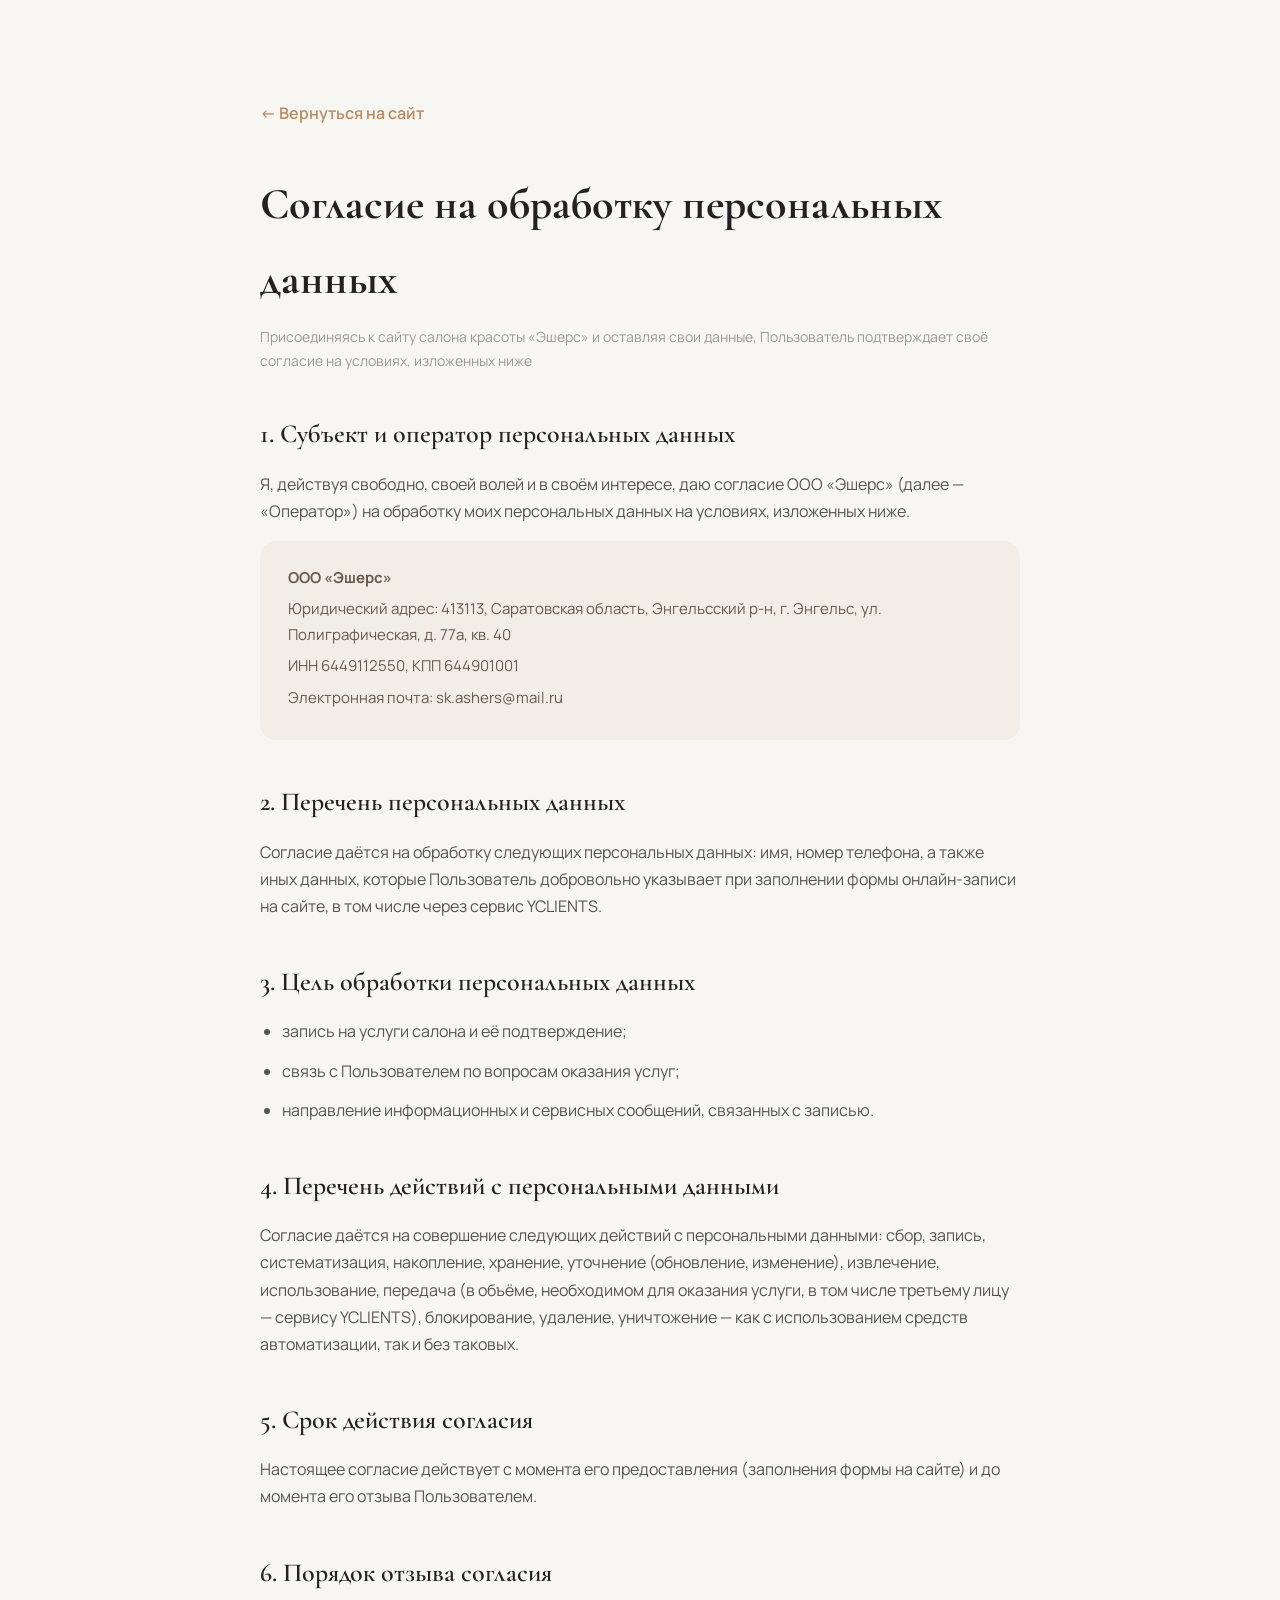
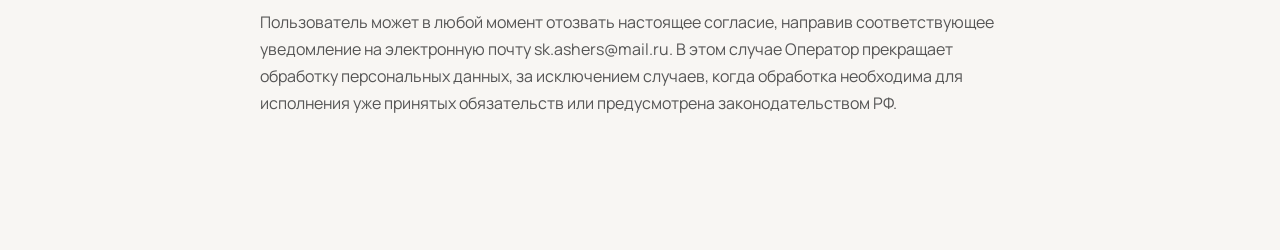
<file: personal-data-consent.html>
<!DOCTYPE html>
<html lang="ru">
<head>
<meta charset="UTF-8">
<meta name="viewport" content="width=device-width, initial-scale=1.0">
<title>Согласие на обработку персональных данных — Эшерс</title>
<link rel="icon" type="image/png" href="favicon.png">
<link rel="stylesheet" href="style.css">
<link rel="preconnect" href="https://fonts.googleapis.com">
<link rel="preconnect" href="https://fonts.gstatic.com" crossorigin>
<link href="https://fonts.googleapis.com/css2?family=Cormorant+Garamond:wght@300;400;500;600;700&family=Manrope:wght@300;400;500;600;700&display=swap" rel="stylesheet">
<style>
    .legal-page { padding: 100px 0 120px; max-width: 760px; margin: 0 auto; }
    .legal-page h1 { font-family: 'Cormorant Garamond', serif; font-size: 44px; margin-bottom: 8px; }
    .legal-page .updated { color: #999; font-size: 14px; margin-bottom: 40px; }
    .legal-page h2 { font-family: 'Cormorant Garamond', serif; font-size: 26px; margin: 40px 0 14px; font-weight: 600; }
    .legal-page p, .legal-page li { color: #555; line-height: 1.7; margin-bottom: 12px; }
    .legal-page ul, .legal-page ol { padding-left: 22px; margin-bottom: 16px; }
    .legal-page .back-link { display: inline-block; margin-bottom: 40px; color: #b78d61; text-decoration: none; font-weight: 600; }
    .legal-page .requisites { background: #f2ede7; border-radius: 16px; padding: 24px 28px; color: #6b5a4a; font-size: 15px; margin-top: 16px; }
    .legal-page .requisites p { color: #6b5a4a; margin-bottom: 6px; }
</style>
</head>
<body>
    <div class="container legal-page">
        <a href="index.html" class="back-link">← Вернуться на сайт</a>
        <h1>Согласие на обработку персональных данных</h1>
        <p class="updated">Присоединяясь к сайту салона красоты «Эшерс» и оставляя свои данные, Пользователь подтверждает своё согласие на условиях, изложенных ниже</p>

        <h2>1. Субъект и оператор персональных данных</h2>
        <p>Я, действуя свободно, своей волей и в своём интересе, даю согласие ООО «Эшерс» (далее — «Оператор») на обработку моих персональных данных на условиях, изложенных ниже.</p>
        <div class="requisites">
            <p><strong>ООО «Эшерс»</strong></p>
            <p>Юридический адрес: 413113, Саратовская область, Энгельсский р-н, г. Энгельс, ул. Полиграфическая, д. 77а, кв. 40</p>
            <p>ИНН 6449112550, КПП 644901001</p>
            <p>Электронная почта: <a href="mailto:sk.ashers@mail.ru">sk.ashers@mail.ru</a></p>
        </div>

        <h2>2. Перечень персональных данных</h2>
        <p>Согласие даётся на обработку следующих персональных данных: имя, номер телефона, а также иных данных, которые Пользователь добровольно указывает при заполнении формы онлайн-записи на сайте, в том числе через сервис YCLIENTS.</p>

        <h2>3. Цель обработки персональных данных</h2>
        <ul>
            <li>запись на услуги салона и её подтверждение;</li>
            <li>связь с Пользователем по вопросам оказания услуг;</li>
            <li>направление информационных и сервисных сообщений, связанных с записью.</li>
        </ul>

        <h2>4. Перечень действий с персональными данными</h2>
        <p>Согласие даётся на совершение следующих действий с персональными данными: сбор, запись, систематизация, накопление, хранение, уточнение (обновление, изменение), извлечение, использование, передача (в объёме, необходимом для оказания услуги, в том числе третьему лицу — сервису YCLIENTS), блокирование, удаление, уничтожение — как с использованием средств автоматизации, так и без таковых.</p>

        <h2>5. Срок действия согласия</h2>
        <p>Настоящее согласие действует с момента его предоставления (заполнения формы на сайте) и до момента его отзыва Пользователем.</p>

        <h2>6. Порядок отзыва согласия</h2>
        <p>Пользователь может в любой момент отозвать настоящее согласие, направив соответствующее уведомление на электронную почту <a href="mailto:sk.ashers@mail.ru">sk.ashers@mail.ru</a>. В этом случае Оператор прекращает обработку персональных данных, за исключением случаев, когда обработка необходима для исполнения уже принятых обязательств или предусмотрена законодательством РФ.</p>
    </div>
</body>
</html>
</file>
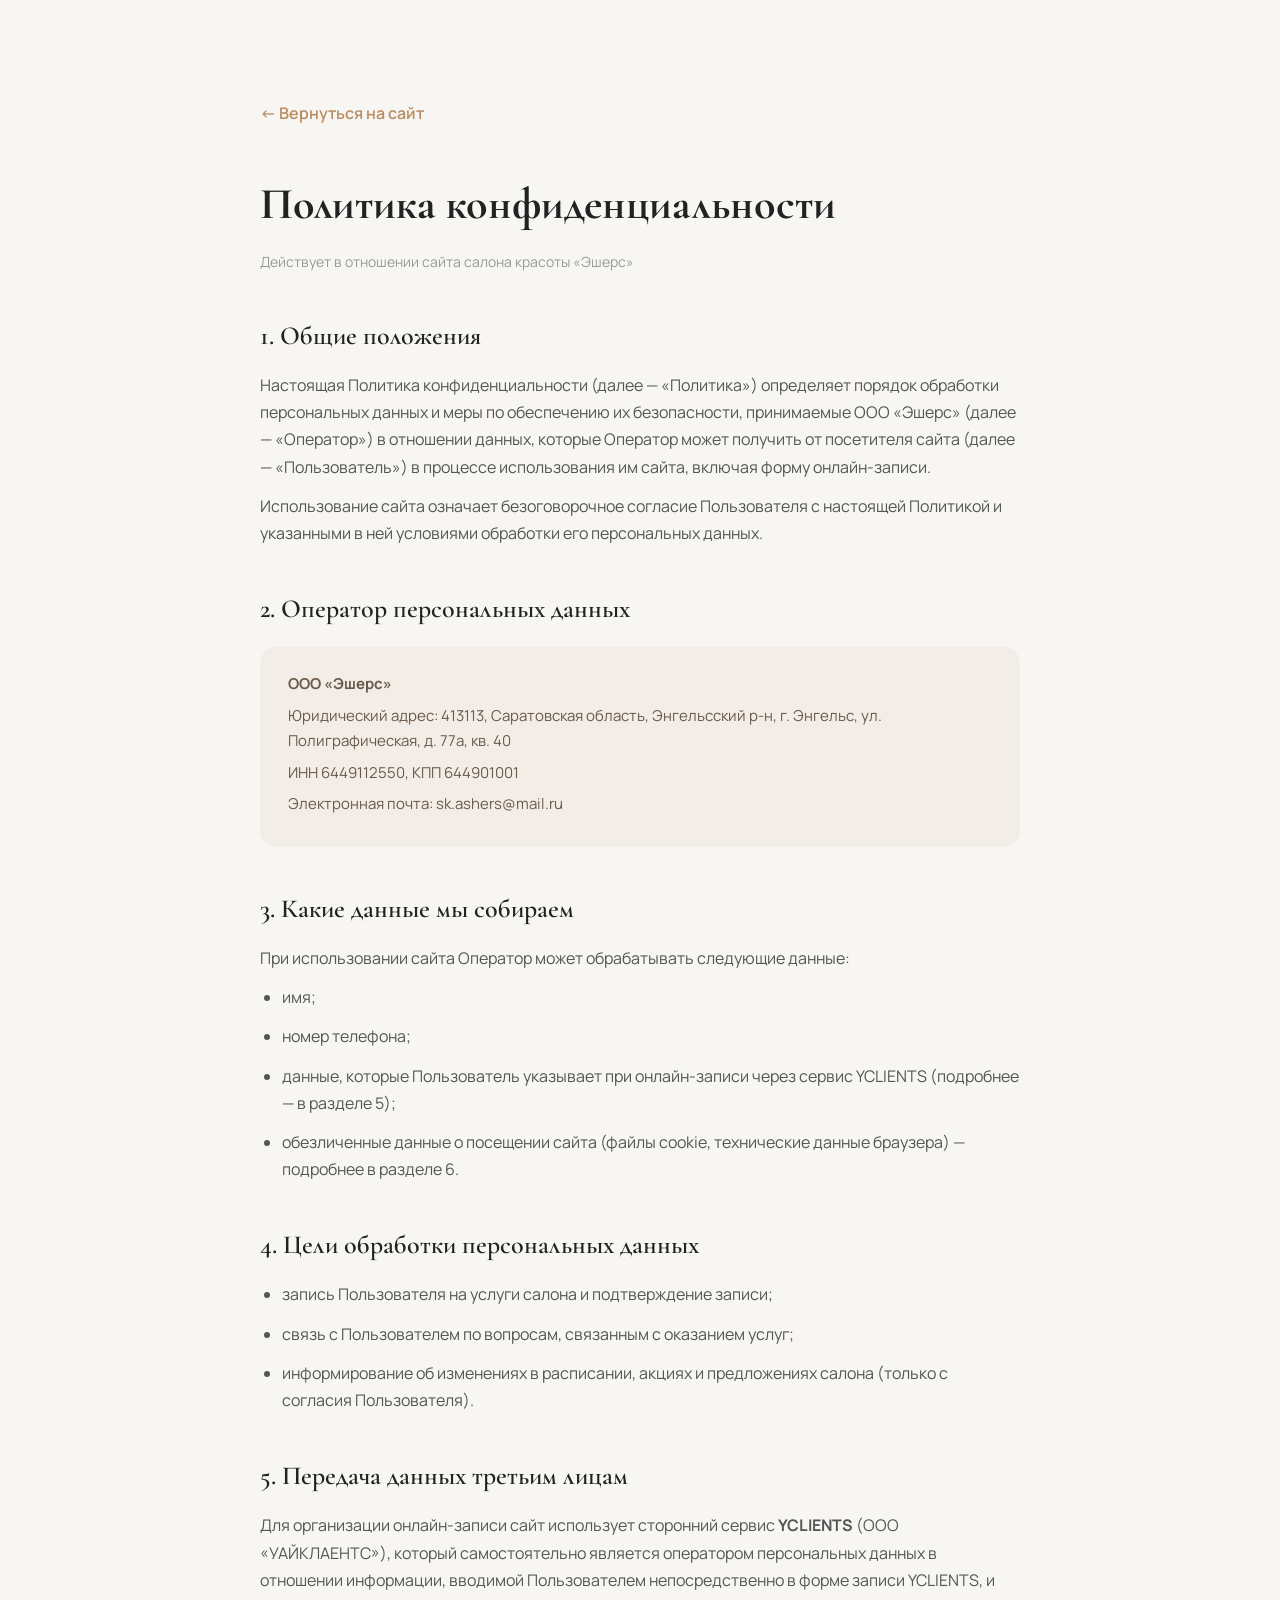
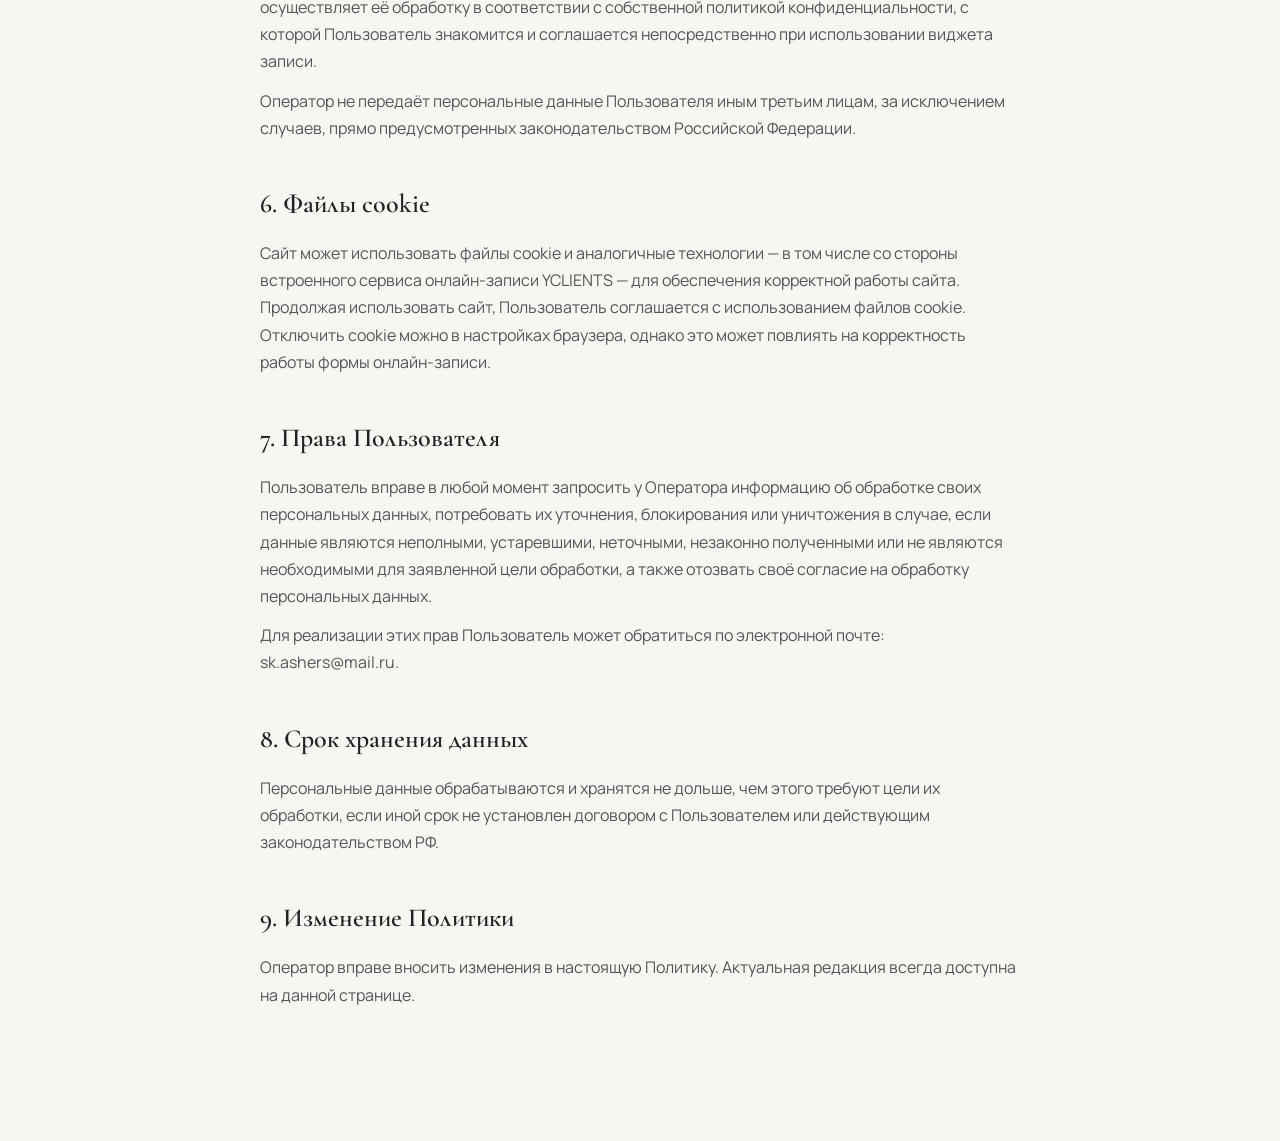
<file: privacy-policy.html>
<!DOCTYPE html>
<html lang="ru">
<head>
<meta charset="UTF-8">
<meta name="viewport" content="width=device-width, initial-scale=1.0">
<title>Политика конфиденциальности — Эшерс</title>
<link rel="icon" type="image/png" href="favicon.png">
<link rel="stylesheet" href="style.css">
<link rel="preconnect" href="https://fonts.googleapis.com">
<link rel="preconnect" href="https://fonts.gstatic.com" crossorigin>
<link href="https://fonts.googleapis.com/css2?family=Cormorant+Garamond:wght@300;400;500;600;700&family=Manrope:wght@300;400;500;600;700&display=swap" rel="stylesheet">
<style>
    .legal-page { padding: 100px 0 120px; max-width: 760px; margin: 0 auto; }
    .legal-page h1 { font-family: 'Cormorant Garamond', serif; font-size: 44px; margin-bottom: 8px; }
    .legal-page .updated { color: #999; font-size: 14px; margin-bottom: 40px; }
    .legal-page h2 { font-family: 'Cormorant Garamond', serif; font-size: 26px; margin: 40px 0 14px; font-weight: 600; }
    .legal-page p, .legal-page li { color: #555; line-height: 1.7; margin-bottom: 12px; }
    .legal-page ul, .legal-page ol { padding-left: 22px; margin-bottom: 16px; }
    .legal-page .back-link { display: inline-block; margin-bottom: 40px; color: #b78d61; text-decoration: none; font-weight: 600; }
    .legal-page .requisites { background: #f2ede7; border-radius: 16px; padding: 24px 28px; color: #6b5a4a; font-size: 15px; margin-top: 16px; }
    .legal-page .requisites p { color: #6b5a4a; margin-bottom: 6px; }
</style>
</head>
<body>
    <div class="container legal-page">
        <a href="index.html" class="back-link">← Вернуться на сайт</a>
        <h1>Политика конфиденциальности</h1>
        <p class="updated">Действует в отношении сайта салона красоты «Эшерс»</p>

        <h2>1. Общие положения</h2>
        <p>Настоящая Политика конфиденциальности (далее — «Политика») определяет порядок обработки персональных данных и меры по обеспечению их безопасности, принимаемые ООО «Эшерс» (далее — «Оператор») в отношении данных, которые Оператор может получить от посетителя сайта (далее — «Пользователь») в процессе использования им сайта, включая форму онлайн-записи.</p>
        <p>Использование сайта означает безоговорочное согласие Пользователя с настоящей Политикой и указанными в ней условиями обработки его персональных данных.</p>

        <h2>2. Оператор персональных данных</h2>
        <div class="requisites">
            <p><strong>ООО «Эшерс»</strong></p>
            <p>Юридический адрес: 413113, Саратовская область, Энгельсский р-н, г. Энгельс, ул. Полиграфическая, д. 77а, кв. 40</p>
            <p>ИНН 6449112550, КПП 644901001</p>
            <p>Электронная почта: <a href="mailto:sk.ashers@mail.ru">sk.ashers@mail.ru</a></p>
        </div>

        <h2>3. Какие данные мы собираем</h2>
        <p>При использовании сайта Оператор может обрабатывать следующие данные:</p>
        <ul>
            <li>имя;</li>
            <li>номер телефона;</li>
            <li>данные, которые Пользователь указывает при онлайн-записи через сервис YCLIENTS (подробнее — в разделе 5);</li>
            <li>обезличенные данные о посещении сайта (файлы cookie, технические данные браузера) — подробнее в разделе 6.</li>
        </ul>

        <h2>4. Цели обработки персональных данных</h2>
        <ul>
            <li>запись Пользователя на услуги салона и подтверждение записи;</li>
            <li>связь с Пользователем по вопросам, связанным с оказанием услуг;</li>
            <li>информирование об изменениях в расписании, акциях и предложениях салона (только с согласия Пользователя).</li>
        </ul>

        <h2>5. Передача данных третьим лицам</h2>
        <p>Для организации онлайн-записи сайт использует сторонний сервис <strong>YCLIENTS</strong> (ООО «УАЙКЛАЕНТС»), который самостоятельно является оператором персональных данных в отношении информации, вводимой Пользователем непосредственно в форме записи YCLIENTS, и осуществляет её обработку в соответствии с собственной политикой конфиденциальности, с которой Пользователь знакомится и соглашается непосредственно при использовании виджета записи.</p>
        <p>Оператор не передаёт персональные данные Пользователя иным третьим лицам, за исключением случаев, прямо предусмотренных законодательством Российской Федерации.</p>

        <h2>6. Файлы cookie</h2>
        <p>Сайт может использовать файлы cookie и аналогичные технологии — в том числе со стороны встроенного сервиса онлайн-записи YCLIENTS — для обеспечения корректной работы сайта. Продолжая использовать сайт, Пользователь соглашается с использованием файлов cookie. Отключить cookie можно в настройках браузера, однако это может повлиять на корректность работы формы онлайн-записи.</p>

        <h2>7. Права Пользователя</h2>
        <p>Пользователь вправе в любой момент запросить у Оператора информацию об обработке своих персональных данных, потребовать их уточнения, блокирования или уничтожения в случае, если данные являются неполными, устаревшими, неточными, незаконно полученными или не являются необходимыми для заявленной цели обработки, а также отозвать своё согласие на обработку персональных данных.</p>
        <p>Для реализации этих прав Пользователь может обратиться по электронной почте: <a href="mailto:sk.ashers@mail.ru">sk.ashers@mail.ru</a>.</p>

        <h2>8. Срок хранения данных</h2>
        <p>Персональные данные обрабатываются и хранятся не дольше, чем этого требуют цели их обработки, если иной срок не установлен договором с Пользователем или действующим законодательством РФ.</p>

        <h2>9. Изменение Политики</h2>
        <p>Оператор вправе вносить изменения в настоящую Политику. Актуальная редакция всегда доступна на данной странице.</p>
    </div>
</body>
</html>
</file>
<file: style.css>
/* ===========================
   RESET
=========================== */
* {
    margin: 0;
    padding: 0;
    box-sizing: border-box;
}
html {
    scroll-behavior: smooth;
}
body {
    font-family: 'Manrope', sans-serif;
    background: #f8f6f3;
    color: #222;
    line-height: 1.7;
    overflow-x: hidden;
}
img {
    display: block;
    width: 100%;
}
a {
    text-decoration: none;
    color: inherit;
}
.container {
    width: min(1200px, 92%);
    margin: auto;
}
/* ===========================
   HEADER
=========================== */
header {
    position: fixed;
    top: 0;
    left: 0;
    width: 100%;
    z-index: 1000;
    background: rgba(255, 255, 255, .78);
    backdrop-filter: blur(18px);
    border-bottom: 1px solid rgba(0, 0, 0, .05);
    transition: .3s;
}
header .container {
    display: flex;
    justify-content: space-between;
    align-items: center;
    height: 88px;
}
.logo {
    font-family: 'Cormorant Garamond', serif;
    font-size: 40px;
    font-weight: 700;
    letter-spacing: 3px;
    display: flex;
    flex-direction: column;
}
.logo span {
    font-size: 11px;
    font-family: Manrope, sans-serif;
    letter-spacing: 4px;
    text-transform: uppercase;
    margin-top: -5px;
    color: #8b8177;
}
nav {
    display: flex;
    gap: 34px;
}
nav a {
    font-size: 14px;
    font-weight: 600;
    letter-spacing: 1px;
    transition: .3s;
    position: relative;
}
nav a::after {
    content: "";
    position: absolute;
    left: 0;
    bottom: -8px;
    width: 0;
    height: 2px;
    background: #c5a47d;
    transition: .35s;
}
nav a:hover::after {
    width: 100%;
}
.phone {
    padding: 14px 28px;
    border-radius: 100px;
    background: #c5a47d;
    color: white;
    font-weight: 700;
    transition: .3s;
}
.phone:hover {
    transform: translateY(-2px);
    box-shadow: 0 15px 35px rgba(0, 0, 0, .15);
}
/* ===========================
   HERO (с фото справа)
=========================== */
.hero {
    min-height: 100vh;
    position: relative;
    display: flex;
    align-items: center;
    overflow: hidden;
}
.hero-bg {
    position: absolute;
    inset: 0;
    background: url("hero.jpg") center/cover;
    transform: scale(1.05);
}
.hero::before {
    content: "";
    position: absolute;
    inset: 0;
    background: linear-gradient(90deg, rgba(248, 246, 243, .92), rgba(248, 246, 243, .55), rgba(248, 246, 243, .15));
}
.hero .container {
    display: grid;
    grid-template-columns: 1fr 1fr;
    gap: 60px;
    align-items: center;
    position: relative;
    z-index: 2;
}
.hero-content {
    max-width: 650px;
}
.hero-subtitle {
    letter-spacing: 6px;
    font-size: 13px;
    text-transform: uppercase;
    color: #b89a77;
    margin-bottom: 20px;
}
.hero h1 {
    font-family: 'Cormorant Garamond', serif;
    font-size: 88px;
    font-weight: 600;
    line-height: .95;
    margin-bottom: 35px;
}
.hero-text {
    font-size: 19px;
    max-width: 520px;
    margin-bottom: 45px;
    color: #555;
}
.hero-buttons {
    display: flex;
    gap: 20px;
    flex-wrap: wrap;
}
.hero-image {
    border-radius: 28px;
    overflow: hidden;
    box-shadow: 0 40px 90px rgba(0, 0, 0, .08);
}
.hero-image img {
    height: 500px;
    object-fit: cover;
    transition: .6s;
}
.hero-image:hover img {
    transform: scale(1.03);
}
.btn {
    padding: 18px 42px;
    background: #c5a47d;
    border-radius: 100px;
    color: #fff;
    font-weight: 700;
    transition: .35s;
    display: inline-flex;
    align-items: center;
    justify-content: center;
}
.btn:hover {
    transform: translateY(-4px);
    box-shadow: 0 20px 45px rgba(0, 0, 0, .15);
}
.btn-light {
    background: white;
    color: #222;
}
/* ===========================
   HERO (с фото справа)
=========================== */
.hero {
    min-height: 100vh;
    display: flex;
    align-items: center;
    background: #f8f6f3;
    padding: 120px 0 80px;
}

.hero .container {
    display: grid;
    grid-template-columns: 1fr 1fr;
    gap: 60px;
    align-items: center;
}

.hero-content {
    max-width: 650px;
}

.hero-subtitle {
    letter-spacing: 6px;
    font-size: 13px;
    text-transform: uppercase;
    color: #b89a77;
    margin-bottom: 20px;
}

.hero h1 {
    font-family: 'Cormorant Garamond', serif;
    font-size: 88px;
    font-weight: 600;
    line-height: .95;
    margin-bottom: 35px;
    color: #1a1a1a;
}

.hero-text {
    font-size: 19px;
    max-width: 520px;
    margin-bottom: 45px;
    color: #555;
}

.hero-buttons {
    display: flex;
    gap: 20px;
    flex-wrap: wrap;
}

.hero-image {
    border-radius: 28px;
    overflow: hidden;
    box-shadow: 0 40px 90px rgba(0, 0, 0, .08);
}

.hero-image img {
    width: 100%;
    height: 600px;
    object-fit: cover;
    display: block;
    transition: .6s;
}

.hero-image:hover img {
    transform: scale(1.03);
}
/* ===========================
   SECTIONS
=========================== */
section {
    padding: 120px 0;
}
.section-tag {
    display: inline-block;
    letter-spacing: 5px;
    text-transform: uppercase;
    font-size: 12px;
    color: #b89a77;
    margin-bottom: 15px;
}
.section-head {
    text-align: center;
    margin-bottom: 70px;
}
.section-head span {
    letter-spacing: 5px;
    font-size: 24px;
    text-transform: uppercase;
    color: #b89a77;
}
.section-head h2 {
    font-family: 'Cormorant Garamond', serif;
    font-size: 62px;
    margin: 12px 0;
    font-weight: 600;
}
.section-head p {
    color: #666;
    font-size: 18px;
    max-width: 650px;
    margin: auto;
}
/* ===========================
   ABOUT
=========================== */
.about {
    display: grid;
    grid-template-columns: 1fr 1fr;
    gap: 80px;
    align-items: center;
}
.about-image {
    border-radius: 28px;
    overflow: hidden;
    box-shadow: 0 40px 90px rgba(0, 0, 0, .08);
}
.about-image img {
    height: 650px;
    object-fit: cover;
    transition: .6s;
}
.about-image:hover img {
    transform: scale(1.05);
}
.about-content h2 {
    font-family: 'Cormorant Garamond', serif;
    font-size: 58px;
    line-height: 1;
    margin-bottom: 30px;
    font-weight: 600;
}
.about-content p {
    font-size: 18px;
    color: #666;
    margin-bottom: 20px;
}
.about-grid {
    display: grid;
    grid-template-columns: repeat(2, 1fr);
    gap: 25px;
    margin-top: 50px;
}
.about-card {
    background: white;
    padding: 35px;
    border-radius: 22px;
    transition: .35s;
    box-shadow: 0 15px 40px rgba(0, 0, 0, .05);
}
.about-card:hover {
    transform: translateY(-8px);
    box-shadow: 0 25px 60px rgba(0, 0, 0, .08);
}
.about-card h3 {
    font-size: 24px;
    font-family: 'Cormorant Garamond', serif;
    margin-bottom: 12px;
}
.about-card p {
    margin: 0;
    font-size: 15px;
}
/* ===========================
   SERVICES
=========================== */
.service-category {
    margin-top: 90px;
}
.service-category h3 {
    font-family: 'Cormorant Garamond', serif;
    font-size: 46px;
    margin-bottom: 40px;
    font-weight: 600;
}
.services {
    display: grid;
    grid-template-columns: repeat(3, 1fr);
    gap: 35px;
}
.service {
    background: #fff;
    border-radius: 28px;
    overflow: hidden;
    transition: .4s;
    box-shadow: 0 15px 45px rgba(0, 0, 0, .05);
    cursor: pointer;
}
.service:hover {
    transform: translateY(-10px);
    box-shadow: 0 30px 80px rgba(0, 0, 0, .12);
}
.service img {
    height: 320px;
    object-fit: cover;
    transition: .6s;
}
.service:hover img {
    transform: scale(1.08);
}
.service-body {
    padding: 30px;
}
.service-body h4 {
    font-size: 30px;
    font-family: 'Cormorant Garamond', serif;
    margin-bottom: 12px;
    font-weight: 600;
}
.service-body p {
    color: #777;
    margin-bottom: 18px;
    font-size: 16px;
}
.service-body strong {
    font-size: 24px;
    color: #b78d61;
}
/* ===========================
   MASTERS
=========================== */
.masters-grid {
    display: grid;
    grid-template-columns: repeat(3, 1fr);
    gap: 35px;
}
.master-card {
    background: #fff;
    border-radius: 28px;
    overflow: hidden;
    transition: .4s;
    box-shadow: 0 15px 45px rgba(0, 0, 0, .05);
}
.master-card:hover {
    transform: translateY(-10px);
    box-shadow: 0 30px 80px rgba(0, 0, 0, .12);
}
.master-photo {
    height: 340px;
    background: #f2ede7;
    overflow: hidden;
}
.master-photo img {
    width: 100%;
    height: 100%;
    object-fit: cover;
    transition: .6s;
}
.master-card:hover .master-photo img {
    transform: scale(1.08);
}
.master-body {
    padding: 30px;
}
.master-body h4 {
    font-size: 28px;
    font-family: 'Cormorant Garamond', serif;
    margin-bottom: 10px;
    font-weight: 600;
}
.master-body p {
    color: #777;
    font-size: 15px;
    margin-bottom: 18px;
}
.master-tags {
    display: flex;
    gap: 10px;
    flex-wrap: wrap;
}
.master-tags span {
    background: #f2ede7;
    color: #b78d61;
    font-size: 12px;
    font-weight: 700;
    letter-spacing: .3px;
    padding: 7px 14px;
    border-radius: 50px;
}
/* ===========================
   PORTFOLIO
=========================== */
.portfolio-grid {
    display: grid;
    grid-template-columns: repeat(4, 1fr);
    gap: 20px;
}
.portfolio-item {
    border-radius: 24px;
    overflow: hidden;
    cursor: pointer;
    position: relative;
}
.portfolio-item img {
    height: 340px;
    object-fit: cover;
    transition: .7s;
}
.portfolio-item:hover img {
    transform: scale(1.12);
}
.portfolio-item::after {
    content: "";
    position: absolute;
    inset: 0;
    background: linear-gradient(transparent, rgba(0, 0, 0, .35));
    opacity: 0;
    transition: .4s;
}
.portfolio-item:hover::after {
    opacity: 1;
}
/* ===========================
   LIGHTBOX
=========================== */
.lightbox {
    display: none;
    position: fixed;
    top: 0;
    left: 0;
    width: 100%;
    height: 100%;
    background: rgba(0, 0, 0, .88);
    z-index: 9999;
    align-items: center;
    justify-content: center;
    cursor: pointer;
}
.lightbox-img {
    max-width: 90%;
    max-height: 85vh;
    border-radius: 16px;
    box-shadow: 0 30px 80px rgba(0, 0, 0, .5);
    object-fit: contain;
}
.lightbox-close {
    position: absolute;
    top: 30px;
    right: 40px;
    font-size: 50px;
    color: #fff;
    cursor: pointer;
    transition: .3s;
    font-family: 'Cormorant Garamond', serif;
}
.lightbox-close:hover {
    transform: rotate(90deg);
}
/* ===========================
   REVIEWS
=========================== */
.reviews {
    display: grid;
    grid-template-columns: repeat(3, 1fr);
    gap: 30px;
}
.review {
    background: white;
    padding: 40px;
    border-radius: 24px;
    font-size: 18px;
    box-shadow: 0 20px 50px rgba(0, 0, 0, .05);
    transition: .35s;
}
.review:hover {
    transform: translateY(-10px);
}
.review p {
    margin: 20px 0;
    color: #666;
    line-height: 1.8;
}
.review b {
    font-size: 20px;
    font-family: 'Cormorant Garamond', serif;
}
/* ===========================
   BOOKING
=========================== */
.booking-head {
    text-align: center;
    max-width: 700px;
    margin: 0 auto 60px;
}
.booking-head h2 {
    font-family: 'Cormorant Garamond', serif;
    font-size: 62px;
    line-height: 1;
    margin: 20px 0;
}
.booking-head p {
    font-size: 18px;
    color: #666;
}
.booking {
    display: grid;
    grid-template-columns: 1fr 1fr;
    gap: 70px;
    align-items: center;
}
.booking-image {
    border-radius: 28px;
    overflow: hidden;
    box-shadow: 0 30px 70px rgba(0, 0, 0, .08);
    background: #eee;
    min-height: 500px;
}
.booking-image img {
    width: 100%;
    height: 100%;
    min-height: 500px;
    object-fit: cover;
}
.booking-right {
    background: white;
    padding: 45px;
    border-radius: 28px;
    box-shadow: 0 30px 70px rgba(0, 0, 0, .07);
}
.booking-selected-note {
    font-size: 14px;
    font-weight: 700;
    color: #b78d61;
    background: #f2ede7;
    padding: 12px 18px;
    border-radius: 12px;
    margin-bottom: 20px;
}
.booking-selected-note:empty {
    display: none;
}
.yclients-placeholder {
    border: 1px dashed #d8cfc3;
    border-radius: 20px;
    padding: 50px 30px;
    text-align: center;
    color: #999;
    font-size: 15px;
    line-height: 1.6;
}
.booking input,
.booking select,
.booking textarea {
    width: 100%;
    padding: 18px 20px;
    margin-bottom: 18px;
    border: 1px solid #e6e6e6;
    border-radius: 16px;
    font-size: 16px;
    font-family: inherit;
    background: #fafafa;
    transition: .3s;
}
.booking input:focus,
.booking select:focus,
.booking textarea:focus {
    outline: none;
    border-color: #c5a47d;
    background: #fff;
}
.booking textarea {
    height: 140px;
    resize: none;
}
.booking button {
    width: 100%;
    border: none;
    cursor: pointer;
}
/* ===========================
   CONTACTS
=========================== */
.contacts {
    display: grid;
    grid-template-columns: 1fr 1fr;
    gap: 80px;
    align-items: center;
}
.contacts h2 {
    font-family: 'Cormorant Garamond', serif;
    font-size: 60px;
    margin: 20px 0 35px;
}
.contacts ul {
    list-style: none;
    display: flex;
    flex-direction: column;
    gap: 22px;
    margin-bottom: 40px;
}
.contacts li {
    font-size: 19px;
    color: #555;
}
.socials {
    display: flex;
    gap: 18px;
    flex-wrap: wrap;
}
.socials a {
    padding: 14px 28px;
    border-radius: 50px;
    background: #fff;
    box-shadow: 0 10px 25px rgba(0, 0, 0, .06);
    transition: .35s;
    font-weight: 600;
}
.socials a:hover {
    background: #c5a47d;
    color: #fff;
    transform: translateY(-5px);
}
.contacts-map {
    height: 600px;
    border-radius: 28px;
    overflow: hidden;
    box-shadow: 0 30px 70px rgba(0, 0, 0, .08);
}
.contacts-map iframe {
    width: 100%;
    height: 100%;
    border: 0;
}
/* ===========================
   FOOTER
=========================== */
footer {
    background: #1f1f1f;
    color: #fff;
    padding: 70px 0;
    margin-top: 120px;
}
.footer {
    display: flex;
    justify-content: space-between;
    align-items: center;
    flex-wrap: wrap;
    gap: 30px;
}
.footer strong {
    font-size: 34px;
    font-family: 'Cormorant Garamond', serif;
    font-weight: 600;
    display: block;
    margin-bottom: 8px;
}
.footer p {
    opacity: .7;
}
.footer div:last-child {
    opacity: .6;
    font-size: 15px;
}
.footer-legal {
    display: flex;
    flex-direction: column;
    gap: 8px;
}
.footer-legal a {
    color: rgba(255, 255, 255, .6);
    font-size: 14px;
    text-decoration: none;
    transition: .3s;
}
.footer-legal a:hover {
    color: #c5a47d;
}
/* ===========================
   COOKIE BANNER
=========================== */
.cookie-banner {
    display: none;
    position: fixed;
    left: 20px;
    right: 20px;
    bottom: 20px;
    z-index: 9998;
    background: #1f1f1f;
    color: #fff;
    border-radius: 20px;
    padding: 24px 28px;
    max-width: 620px;
    margin: 0 auto;
    box-shadow: 0 20px 60px rgba(0, 0, 0, .3);
    align-items: center;
    gap: 18px;
    flex-wrap: wrap;
}
.cookie-banner.visible {
    display: flex;
}
.cookie-banner p {
    flex: 1;
    min-width: 220px;
    font-size: 14px;
    line-height: 1.5;
    opacity: .85;
    margin: 0;
}
.cookie-banner a {
    color: #c5a47d;
    text-decoration: underline;
}
.cookie-banner .btn {
    border: none;
    cursor: pointer;
    white-space: nowrap;
    padding: 14px 28px;
}
@media (max-width: 560px) {
    .cookie-banner {
        left: 12px;
        right: 12px;
        bottom: 12px;
        padding: 20px;
        flex-direction: column;
        align-items: stretch;
    }
    .cookie-banner .btn {
        width: 100%;
    }
}
/* ===========================
   ANIMATION
=========================== */
.service,
.review,
.about-card,
.portfolio-item,
.contacts-map,
.booking-right {
    animation: fadeUp .8s ease both;
}
@keyframes fadeUp {
    from {
        opacity: 0;
        transform: translateY(50px);
    }
    to {
        opacity: 1;
        transform: translateY(0);
    }
}
/* ===========================
   SCROLLBAR
=========================== */
::-webkit-scrollbar {
    width: 10px;
}
::-webkit-scrollbar-track {
    background: #efefef;
}
::-webkit-scrollbar-thumb {
    background: #c5a47d;
    border-radius: 20px;
}
/* ===========================
   RESPONSIVE
=========================== */
@media (max-width: 1100px) {
    .hero .container {
        grid-template-columns: 1fr;
        gap: 40px;
    }
    .hero-image img {
        height: 380px;
    }
    .hero h1 {
        font-size: 64px;
    }
    .about {
        grid-template-columns: 1fr;
    }
    .booking {
        grid-template-columns: 1fr;
    }
    .contacts {
        grid-template-columns: 1fr;
    }
    .services {
        grid-template-columns: repeat(2, 1fr);
    }
    .masters-grid {
        grid-template-columns: repeat(2, 1fr);
    }
    .portfolio-grid {
        grid-template-columns: repeat(3, 1fr);
    }
    .reviews {
        grid-template-columns: 1fr;
    }
}
@media (max-width: 768px) {
    header .container {
        height: auto;
        padding: 20px 0;
        flex-direction: column;
        gap: 20px;
    }
    nav {
        flex-wrap: wrap;
        justify-content: center;
        gap: 18px;
    }
    .hero {
        padding-top: 120px;
        height: auto;
        padding-bottom: 80px;
    }
    .hero h1 {
        font-size: 46px;
    }
    .hero-text {
        font-size: 17px;
    }
    .section-head h2 {
        font-size: 42px;
    }
    .about-content h2 {
        font-size: 42px;
    }
    .booking-head h2 {
        font-size: 42px;
    }
    .contacts h2 {
        font-size: 42px;
    }
    .about-grid {
        grid-template-columns: 1fr;
    }
    .services {
        grid-template-columns: 1fr;
    }
    .masters-grid {
        grid-template-columns: 1fr;
    }
    .portfolio-grid {
        grid-template-columns: repeat(2, 1fr);
    }
    .portfolio-item img {
        height: 240px;
    }
    .about-image img {
        height: 420px;
    }
    .contacts-map {
        height: 350px;
    }
    .booking-image,
    .booking-image img {
        min-height: 260px;
    }
    .footer {
        text-align: center;
        justify-content: center;
    }
}
@media (max-width: 500px) {
    .container {
        width: 92%;
    }
    .hero-buttons {
        flex-direction: column;
    }
    .btn {
        width: 100%;
    }
    .phone {
        display: none;
    }
    .logo {
        font-size: 30px;
    }
    .hero h1 {
        font-size: 38px;
    }
    .section-head h2 {
        font-size: 34px;
    }
    .about-content h2 {
        font-size: 34px;
    }
    .booking-head h2 {
        font-size: 34px;
    }
    .contacts h2 {
        font-size: 34px;
    }
    .portfolio-grid {
        grid-template-columns: 1fr;
    }
}
/* ===========================
   LIGHTBOX (с кнопками переключения)
=========================== */
.lightbox {
    display: none;
    position: fixed;
    top: 0;
    left: 0;
    width: 100%;
    height: 100%;
    background: rgba(0, 0, 0, .92);
    z-index: 9999;
    align-items: center;
    justify-content: center;
    cursor: pointer;
}
.lightbox-img {
    max-width: 85%;
    max-height: 80vh;
    border-radius: 16px;
    box-shadow: 0 30px 80px rgba(0, 0, 0, .6);
    object-fit: contain;
}
.lightbox-close {
    position: absolute;
    top: 30px;
    right: 40px;
    font-size: 48px;
    color: #fff;
    cursor: pointer;
    transition: .3s;
    font-family: 'Cormorant Garamond', serif;
    z-index: 10000;
}
.lightbox-close:hover {
    transform: rotate(90deg);
}
.lightbox-prev,
.lightbox-next {
    position: absolute;
    top: 50%;
    transform: translateY(-50%);
    font-size: 52px;
    color: rgba(255, 255, 255, .7);
    cursor: pointer;
    transition: .3s;
    padding: 30px 16px;
    user-select: none;
    font-family: 'Cormorant Garamond', serif;
    z-index: 10000;
}
.lightbox-prev {
    left: 20px;
}
.lightbox-next {
    right: 20px;
}
.lightbox-prev:hover,
.lightbox-next:hover {
    color: #fff;
    background: rgba(255, 255, 255, .08);
    border-radius: 12px;
}
.lightbox-counter {
    position: absolute;
    bottom: 30px;
    left: 50%;
    transform: translateX(-50%);
    color: rgba(255, 255, 255, .6);
    font-family: 'Manrope', sans-serif;
    font-size: 14px;
    letter-spacing: 2px;
}
/* ===========================
   SERVICE MODAL (быстрый просмотр карточки услуги)
=========================== */
.service-modal {
    display: none;
    position: fixed;
    top: 0;
    left: 0;
    width: 100%;
    height: 100%;
    background: rgba(0, 0, 0, .75);
    z-index: 9999;
    align-items: center;
    justify-content: center;
    padding: 20px;
}
.service-modal-inner {
    position: relative;
    background: #fff;
    width: min(760px, 100%);
    max-height: 88vh;
    border-radius: 28px;
    overflow: hidden;
    display: grid;
    grid-template-columns: 1fr 1fr;
    box-shadow: 0 40px 100px rgba(0, 0, 0, .35);
}
.service-modal-image {
    background: #f2ede7;
    min-height: 320px;
}
.service-modal-image img {
    width: 100%;
    height: 100%;
    object-fit: cover;
}
.service-modal-content {
    padding: 45px 40px;
    display: flex;
    flex-direction: column;
    overflow-y: auto;
}
.service-modal-category {
    font-size: 12px;
    font-weight: 700;
    letter-spacing: .1em;
    text-transform: uppercase;
    color: #c5a47d;
    margin-bottom: 10px;
}
.service-modal-content h3 {
    font-family: 'Cormorant Garamond', serif;
    font-size: 32px;
    font-weight: 600;
    margin-bottom: 14px;
    line-height: 1.1;
}
.service-modal-content p {
    color: #666;
    font-size: 15px;
    line-height: 1.6;
    margin-bottom: 18px;
}
.service-modal-review {
    background: #f8f6f3;
    border-radius: 14px;
    padding: 16px 18px;
    font-size: 14px;
    color: #555;
    font-style: italic;
    margin-bottom: 18px;
}
.service-modal-review:empty {
    display: none;
}
.service-modal-content strong {
    font-size: 26px;
    color: #1a1a1a;
    margin-bottom: 22px;
    display: block;
}
.service-modal-content .btn {
    border: none;
    cursor: pointer;
    width: 100%;
}
.service-modal-close {
    position: absolute;
    top: 18px;
    right: 22px;
    font-size: 34px;
    color: #999;
    cursor: pointer;
    transition: .3s;
    font-family: 'Cormorant Garamond', serif;
    z-index: 3;
    line-height: 1;
}
.service-modal-close:hover {
    color: #1a1a1a;
    transform: rotate(90deg);
}
.service-modal-prev,
.service-modal-next {
    position: absolute;
    top: 50%;
    transform: translateY(-50%);
    font-size: 34px;
    color: #fff;
    background: rgba(0, 0, 0, .35);
    cursor: pointer;
    transition: .3s;
    padding: 14px 10px;
    user-select: none;
    font-family: 'Cormorant Garamond', serif;
    z-index: 10000;
    border-radius: 10px;
}
.service-modal-prev {
    left: -60px;
}
.service-modal-next {
    right: -60px;
}
.service-modal-prev:hover,
.service-modal-next:hover {
    background: rgba(0, 0, 0, .6);
}
.service-modal-counter {
    position: absolute;
    bottom: -32px;
    left: 50%;
    transform: translateX(-50%);
    color: rgba(255, 255, 255, .75);
    font-family: 'Manrope', sans-serif;
    font-size: 13px;
    letter-spacing: 1.5px;
}
@media (max-width: 760px) {
    .service-modal-inner {
        grid-template-columns: 1fr;
        max-height: 92vh;
        overflow-y: auto;
    }
    .service-modal-image {
        min-height: 220px;
    }
    .service-modal-prev {
        left: 6px;
    }
    .service-modal-next {
        right: 6px;
    }
    .service-modal-prev,
    .service-modal-next {
        top: 130px;
        font-size: 24px;
        padding: 10px 6px;
    }
    .service-modal-counter {
        bottom: -26px;
    }
}
/* ===========================
   STORY MODAL (сторис курса "Визажист с нуля")
=========================== */
.service-photo-trigger {
    cursor: pointer;
    position: relative;
}
.service-photo-trigger::before {
    content: "Смотреть фото ▸";
    position: absolute;
    top: 16px;
    right: 16px;
    background: rgba(255, 255, 255, .92);
    color: #b78d61;
    font-size: 12px;
    font-weight: 700;
    letter-spacing: .5px;
    padding: 8px 14px;
    border-radius: 50px;
    z-index: 2;
}
.master-photo.master-story {
    cursor: pointer;
    position: relative;
}
.master-photo.master-story::before {
    content: "Смотреть работы ▸";
    position: absolute;
    top: 16px;
    right: 16px;
    background: rgba(255, 255, 255, .92);
    color: #b78d61;
    font-size: 12px;
    font-weight: 700;
    letter-spacing: .5px;
    padding: 8px 14px;
    border-radius: 50px;
    z-index: 2;
}
.story-modal {
    display: none;
    position: fixed;
    inset: 0;
    background: rgba(0, 0, 0, .92);
    z-index: 9999;
    align-items: center;
    justify-content: center;
}
.story-modal-inner {
    position: relative;
    width: min(460px, 94vw);
    height: min(780px, 88vh);
    border-radius: 20px;
    overflow: hidden;
    background: #0d0d0d;
    display: flex;
    align-items: center;
    justify-content: center;
}
.story-img {
    width: 100%;
    height: 100%;
    object-fit: contain;
    background: #0d0d0d;
}
@media (max-width: 560px) {
    .story-modal-inner {
        width: 96vw;
        height: 90vh;
        border-radius: 14px;
    }
    .story-link {
        font-size: 12px;
        padding: 10px 18px;
        bottom: 18px;
    }
    .story-close {
        top: 18px;
        right: 14px;
    }
}
.story-progress {
    position: absolute;
    top: 14px;
    left: 14px;
    right: 14px;
    display: flex;
    gap: 6px;
    z-index: 3;
}
.story-progress .bar {
    flex: 1;
    height: 3px;
    background: rgba(255, 255, 255, .35);
    border-radius: 3px;
    overflow: hidden;
}
.story-progress .bar span {
    display: block;
    height: 100%;
    width: 0%;
    background: #fff;
}
.story-progress .bar.done span {
    width: 100%;
}
.story-close {
    position: absolute;
    top: 26px;
    right: 18px;
    font-size: 30px;
    color: #fff;
    cursor: pointer;
    z-index: 3;
    font-family: 'Cormorant Garamond', serif;
}
.story-link {
    position: absolute;
    left: 50%;
    bottom: 26px;
    transform: translateX(-50%);
    background: #fff;
    color: #b78d61;
    font-size: 13px;
    font-weight: 700;
    padding: 12px 22px;
    border-radius: 50px;
    text-decoration: none;
    z-index: 4;
    white-space: nowrap;
    cursor: pointer;
}
.story-zone {
    position: absolute;
    top: 0;
    bottom: 0;
    width: 35%;
    cursor: pointer;
    z-index: 2;
}
.story-zone-prev {
    left: 0;
}
.story-zone-next {
    right: 0;
}
/* ===========================
   КУРС С ВКЛАДКАМИ (Сам себе визажист / PRO)
=========================== */
.service-tabs-head {
    display: flex;
    gap: 8px;
    padding: 24px 30px 0;
}
.service-tab-btn {
    flex: 1;
    padding: 10px 14px;
    border-radius: 50px;
    border: 1px solid #e6e6e6;
    background: #fafafa;
    font-size: 13px;
    font-weight: 700;
    cursor: pointer;
    transition: .3s;
    color: #777;
}
.service-tab-btn.active {
    background: #c5a47d;
    border-color: #c5a47d;
    color: #fff;
}
/* ===========================
   КАТЕГОРИИ ПОРТФОЛИО
=========================== */
.portfolio-tabs {
    display: flex;
    gap: 12px;
    flex-wrap: wrap;
    justify-content: center;
    margin-bottom: 45px;
}
.portfolio-tab-btn {
    padding: 12px 26px;
    border-radius: 50px;
    border: 1px solid #e6e6e6;
    background: #fff;
    font-size: 14px;
    font-weight: 700;
    letter-spacing: .3px;
    cursor: pointer;
    transition: .3s;
    color: #555;
}
.portfolio-tab-btn.active {
    background: #c5a47d;
    border-color: #c5a47d;
    color: #fff;
}
.portfolio-category-block {
    margin-bottom: 60px;
}
.portfolio-category-block h3 {
    font-family: 'Cormorant Garamond', serif;
    font-size: 36px;
    margin-bottom: 25px;
    font-weight: 600;
}
/* ===== ДОПОЛНИТЕЛЬНЫЙ ОТСТУП ДЛЯ ШАПКИ ===== */
@media (max-width: 768px) {
    .hero {
        padding-top: 200px;
    }
}

@media (max-width: 480px) {
    .hero {
        padding-top: 220px;
    }
}
</file>
